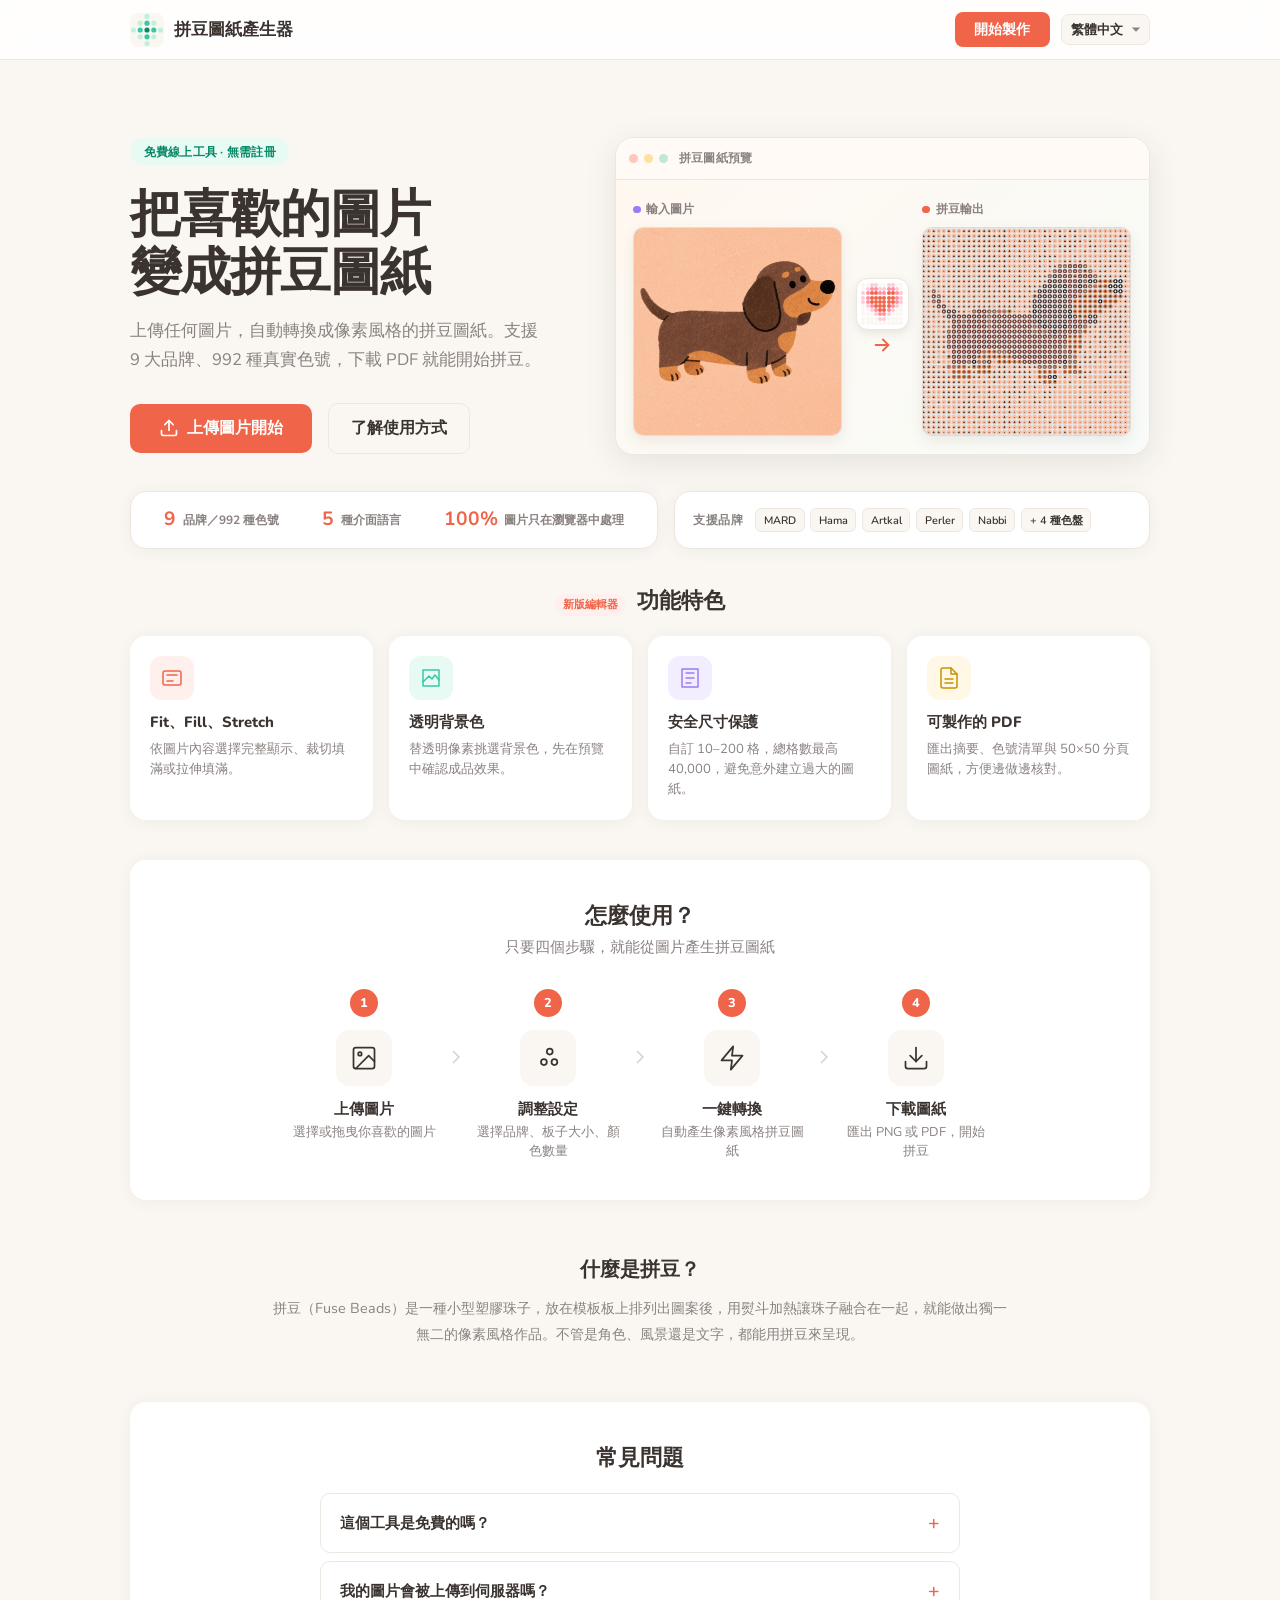
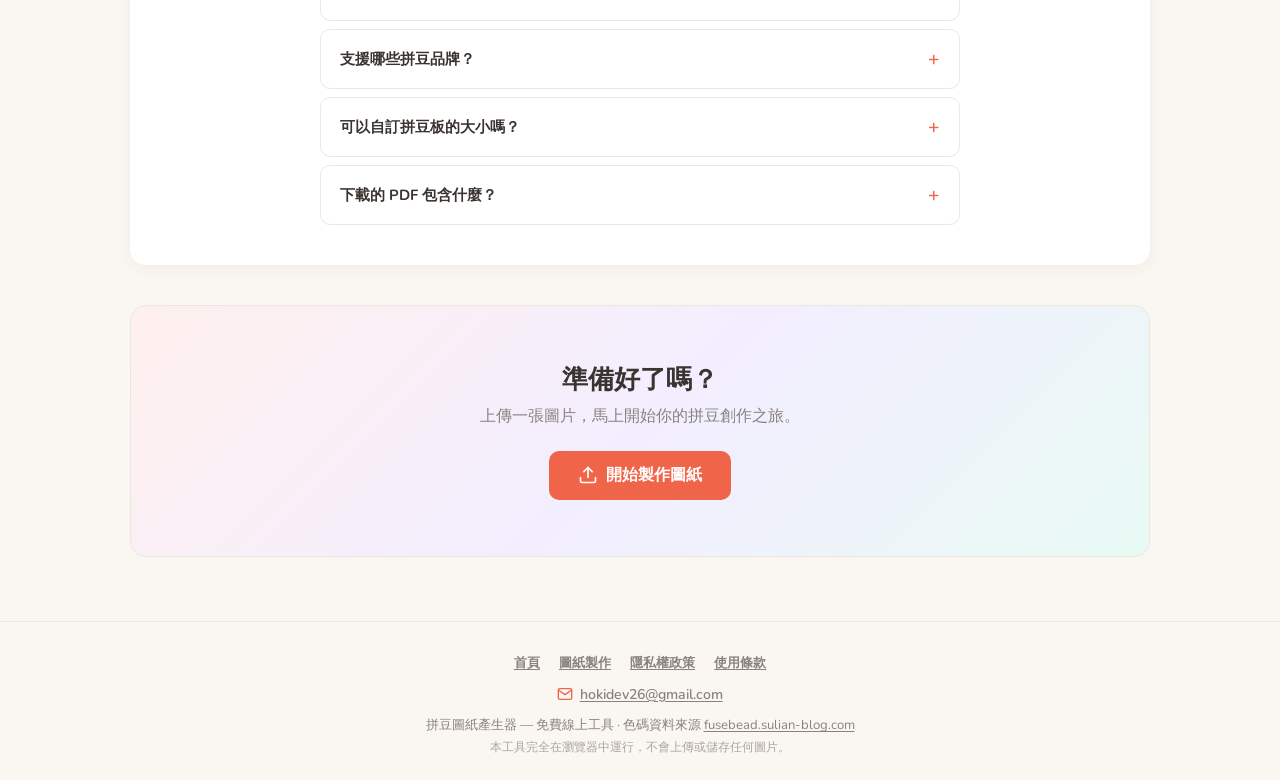
<file: index.html>
<!DOCTYPE html>
<html lang="zh-TW">
<head>
  <meta charset="UTF-8">
  <meta name="viewport" content="width=device-width, initial-scale=1.0">
  <title>拼豆圖紙產生器 - Bead Pattern Maker | 免費線上工具</title>
  <meta name="description" content="免費線上拼豆圖紙產生器，上傳圖片自動轉換成像素風格拼豆圖紙。支援 MARD、Hama、Artkal、Perler 等 9 大品牌共 992 種真實色號，下載 PDF 即可開始拼豆創作。">
  <meta name="keywords" content="拼豆,拼豆圖紙,fuse beads,bead pattern,pixel art,拼豆產生器,Perler,Hama,Artkal,MARD">
  <link rel="canonical" href="https://beads.dingdongxi.com/">

  <!-- Open Graph -->
  <meta property="og:type" content="website">
  <meta property="og:title" content="拼豆圖紙產生器 - Bead Pattern Maker">
  <meta property="og:description" content="上傳圖片，自動轉換成像素風格拼豆圖紙。支援 9 大品牌、992 種真實色號。免費、無需註冊。">
  <meta property="og:image" content="https://beads.dingdongxi.com/demo-beads.png">
  <meta property="og:url" content="https://beads.dingdongxi.com/">
  <meta property="og:locale" content="zh_TW">

  <!-- Twitter Card -->
  <meta name="twitter:card" content="summary_large_image">
  <meta name="twitter:title" content="拼豆圖紙產生器 - Bead Pattern Maker">
  <meta name="twitter:description" content="上傳圖片，自動轉換成像素風格拼豆圖紙。支援 9 大品牌、992 種真實色號。">
  <meta name="twitter:image" content="https://beads.dingdongxi.com/demo-beads.png">

  <!-- Preconnect for performance -->
  <link rel="preconnect" href="https://fonts.googleapis.com">
  <link rel="preconnect" href="https://fonts.gstatic.com" crossorigin>

  <link rel="icon" type="image/png" sizes="64x64" href="favicon.png">
  <link rel="icon" type="image/png" sizes="32x32" href="favicon-32.png">
  <link rel="apple-touch-icon" href="favicon.png">
  <link rel="stylesheet" href="style.css">
  <link rel="stylesheet" href="landing.css">
</head>
<body class="landing-page" data-page-title="pageTitleHome">
  <a href="#main-content" class="skip-link">跳到主要內容</a>

  <nav class="nav" role="navigation" data-i18n-aria-label="ariaMainNav">
    <div class="nav-inner">
      <a href="index.html" class="nav-logo">
        <canvas class="logo-canvas" width="34" height="34" aria-hidden="true"></canvas>
        <span data-i18n="navLogo">拼豆圖紙產生器</span>
      </a>
      <div class="nav-actions"><a href="editor.html" class="nav-cta" data-i18n="navCta">開始製作</a><div class="lang-mount" data-lang-mount></div></div>
    </div>
  </nav>

  <main class="landing-main" id="main-content">
    <section class="hero landing-v2-hero">
      <div class="hero-content">
        <div class="hero-badge" data-i18n="heroBadge">免費線上工具 · 無需註冊</div>
        <h1 data-i18n-html="heroTitle">把喜歡的圖片<br>變成拼豆圖紙</h1>
        <p class="hero-desc" data-i18n="heroDesc">上傳任何圖片，自動轉換成像素風格的拼豆圖紙。支援 9 大品牌、992 種真實色號，下載 PDF 就能開始拼豆。</p>
        <div class="hero-actions">
          <a href="editor.html" class="btn-hero">
            <svg width="20" height="20" viewBox="0 0 24 24" fill="none" stroke="currentColor" stroke-width="2" stroke-linecap="round" stroke-linejoin="round" aria-hidden="true"><path d="M21 15v4a2 2 0 0 1-2 2H5a2 2 0 0 1-2-2v-4"/><polyline points="17 8 12 3 7 8"/><line x1="12" y1="3" x2="12" y2="15"/></svg>
            <span data-i18n="heroBtn">上傳圖片開始</span>
          </a>
          <a href="#how-it-works" class="btn-ghost" data-i18n="heroGhost">了解使用方式</a>
        </div>
      </div>
      <div class="hero-visual">
        <section class="product-preview" data-i18n-aria-label="ariaProductPreview">
          <div class="preview-titlebar" aria-hidden="true"><span></span><span></span><span></span><b data-i18n="previewWindowTitle">拼豆圖紙預覽</b></div>
          <div class="preview-workspace" id="previewWorkspace">
            <figure class="preview-panel preview-input-panel">
              <figcaption><span class="preview-dot preview-dot-input"></span><span data-i18n="previewInput">輸入圖片</span></figcaption>
              <div class="preview-image-frame"><img id="sourcePreview" src="demo.jpg" data-i18n-alt="previewSourceAlt" alt="範例輸入圖片" loading="eager"></div>
            </figure>
            <div class="preview-transform" aria-hidden="true">
              <div class="bead-grid-demo" id="beadDemo" data-i18n-aria-label="ariaPatternAnimation"></div>
              <svg width="22" height="22" viewBox="0 0 24 24" fill="none" stroke="currentColor" stroke-width="2" stroke-linecap="round" stroke-linejoin="round"><path d="M5 12h14"/><path d="m13 6 6 6-6 6"/></svg>
            </div>
            <figure class="preview-panel preview-output-panel">
              <figcaption><span class="preview-dot preview-dot-output"></span><span data-i18n="previewOutput">拼豆輸出</span></figcaption>
              <div class="preview-image-frame preview-output-frame" id="outputPreviewFrame"><img id="patternPreview" src="demo-beads.png" data-i18n-alt="previewPatternAlt" alt="範例拼豆圖紙輸出" loading="eager"></div>
            </figure>
          </div>

        </section>
      </div>
    </section>

    <section class="trust-section fade-in" aria-label="Product facts" data-i18n-aria-label="ariaTrustFacts">
      <div class="trust-facts">
        <p><strong>9</strong><span data-i18n="trustBrands">品牌／992 種色號</span></p>
        <p><strong>5</strong><span data-i18n="trustLanguages">種介面語言</span></p>
        <p><strong>100%</strong><span data-i18n="trustPrivate">圖片只在瀏覽器中處理</span></p>
      </div>
      <div class="brands-strip">
        <p data-i18n="brandsLabel">支援品牌</p>
        <div class="brands-list" aria-label="Supported bead brands" data-i18n-aria-label="ariaBrandList">
          <span>MARD</span><span>Hama</span><span>Artkal</span><span>Perler</span><span>Nabbi</span><span data-i18n="brandsMore">+ 4 種色盤</span>
        </div>
      </div>
    </section>

    <section class="features-section editor-features fade-in">
      <div class="section-heading">
        <p class="section-kicker" data-i18n="featuresKicker">新版編輯器</p>
        <h2 data-i18n="featTitle">功能特色</h2>
      </div>
      <div class="features">
        <article class="feature-card">
          <div class="feature-icon" style="background:var(--accent-light);color:var(--accent)"><svg width="24" height="24" viewBox="0 0 24 24" fill="none" stroke="currentColor" stroke-width="1.5" stroke-linecap="round" stroke-linejoin="round" aria-hidden="true"><rect x="3" y="5" width="18" height="14" rx="2"/><path d="M7 9h10M7 15h6"/></svg></div>
          <h3 data-i18n="featureFitTitle">Fit、Fill、Stretch</h3>
          <p data-i18n="featureFitDesc">依圖片內容選擇完整顯示、裁切填滿或拉伸填滿。</p>
        </article>
        <article class="feature-card">
          <div class="feature-icon" style="background:var(--mint-light);color:var(--mint)"><svg width="24" height="24" viewBox="0 0 24 24" fill="none" stroke="currentColor" stroke-width="1.5" stroke-linecap="round" stroke-linejoin="round" aria-hidden="true"><path d="M4 4h16v16H4z"/><path d="M4 16 10 10l3 3 3-4 4 5"/></svg></div>
          <h3 data-i18n="featureBackgroundTitle">透明背景色</h3>
          <p data-i18n="featureBackgroundDesc">替透明像素挑選背景色，先在預覽中確認成品效果。</p>
        </article>
        <article class="feature-card">
          <div class="feature-icon" style="background:var(--purple-light);color:var(--purple)"><svg width="24" height="24" viewBox="0 0 24 24" fill="none" stroke="currentColor" stroke-width="1.5" stroke-linecap="round" stroke-linejoin="round" aria-hidden="true"><path d="M4 3h16v18H4z"/><path d="M8 7h8M8 12h8M8 17h5"/></svg></div>
          <h3 data-i18n="featureSafetyTitle">安全尺寸保護</h3>
          <p data-i18n="featureSafetyDesc">自訂 10–200 格，總格數最高 40,000，避免意外建立過大的圖紙。</p>
        </article>
        <article class="feature-card">
          <div class="feature-icon" style="background:var(--yellow-light);color:#c89200"><svg width="24" height="24" viewBox="0 0 24 24" fill="none" stroke="currentColor" stroke-width="1.5" stroke-linecap="round" stroke-linejoin="round" aria-hidden="true"><path d="M14 2H6a2 2 0 0 0-2 2v16a2 2 0 0 0 2 2h12a2 2 0 0 0 2-2V8z"/><polyline points="14 2 14 8 20 8"/><path d="M8 13h8M8 17h8"/></svg></div>
          <h3 data-i18n="featurePdfTitle">可製作的 PDF</h3>
          <p data-i18n="featurePdfDesc">匯出摘要、色號清單與 50×50 分頁圖紙，方便邊做邊核對。</p>
        </article>
      </div>
    </section>

    <section class="steps-section fade-in" id="how-it-works">
      <h2 data-i18n="stepsTitle">怎麼使用？</h2>
      <p class="section-desc" data-i18n="stepsDesc">只要四個步驟，就能從圖片產生拼豆圖紙</p>
      <div class="steps">
        <div class="step">
          <div class="step-num">1</div>
          <div class="step-icon-wrap"><svg width="28" height="28" viewBox="0 0 24 24" fill="none" stroke="currentColor" stroke-width="1.5" stroke-linecap="round" stroke-linejoin="round" aria-hidden="true"><rect x="3" y="3" width="18" height="18" rx="2" ry="2"/><circle cx="8.5" cy="8.5" r="1.5"/><polyline points="21 15 16 10 5 21"/></svg></div>
          <h4 data-i18n="step1">上傳圖片</h4>
          <p data-i18n="step1d">選擇或拖曳你喜歡的圖片</p>
        </div>
        <div class="step-arrow" aria-hidden="true"><svg width="24" height="24" viewBox="0 0 24 24" fill="none" stroke="var(--text-soft)" stroke-width="1.5"><polyline points="9 18 15 12 9 6"/></svg></div>
        <div class="step">
          <div class="step-num">2</div>
          <div class="step-icon-wrap"><svg width="28" height="28" viewBox="0 0 24 24" fill="none" stroke="currentColor" stroke-width="1.5" stroke-linecap="round" stroke-linejoin="round" aria-hidden="true"><circle cx="13.5" cy="6.5" r="2.5"/><circle cx="17.5" cy="15.5" r="2.5"/><circle cx="8.5" cy="15.5" r="2.5"/></svg></div>
          <h4 data-i18n="step2">調整設定</h4>
          <p data-i18n="step2d">選擇品牌、板子大小、顏色數量</p>
        </div>
        <div class="step-arrow" aria-hidden="true"><svg width="24" height="24" viewBox="0 0 24 24" fill="none" stroke="var(--text-soft)" stroke-width="1.5"><polyline points="9 18 15 12 9 6"/></svg></div>
        <div class="step">
          <div class="step-num">3</div>
          <div class="step-icon-wrap"><svg width="28" height="28" viewBox="0 0 24 24" fill="none" stroke="currentColor" stroke-width="1.5" stroke-linecap="round" stroke-linejoin="round" aria-hidden="true"><polygon points="13 2 3 14 12 14 11 22 21 10 12 10 13 2"/></svg></div>
          <h4 data-i18n="step3">一鍵轉換</h4>
          <p data-i18n="step3d">自動產生像素風格拼豆圖紙</p>
        </div>
        <div class="step-arrow" aria-hidden="true"><svg width="24" height="24" viewBox="0 0 24 24" fill="none" stroke="var(--text-soft)" stroke-width="1.5"><polyline points="9 18 15 12 9 6"/></svg></div>
        <div class="step">
          <div class="step-num">4</div>
          <div class="step-icon-wrap"><svg width="28" height="28" viewBox="0 0 24 24" fill="none" stroke="currentColor" stroke-width="1.5" stroke-linecap="round" stroke-linejoin="round" aria-hidden="true"><path d="M21 15v4a2 2 0 0 1-2 2H5a2 2 0 0 1-2-2v-4"/><polyline points="7 10 12 15 17 10"/><line x1="12" y1="15" x2="12" y2="3"/></svg></div>
          <h4 data-i18n="step4">下載圖紙</h4>
          <p data-i18n="step4d">匯出 PNG 或 PDF，開始拼豆</p>
        </div>
      </div>
    </section>

    <section class="intro-section intro-section-compact fade-in">
      <h2 data-i18n="introTitle">什麼是拼豆？</h2>
      <p data-i18n="introDesc">拼豆（Fuse Beads）是一種小型塑膠珠子，放在模板板上排列出圖案後，用熨斗加熱讓珠子融合在一起，就能做出獨一無二的像素風格作品。不管是角色、風景還是文字，都能用拼豆來呈現。</p>
    </section>

    <section class="faq-section fade-in">
      <h2 data-i18n="faqTitle">常見問題</h2>
      <div class="faq-list">
        <details class="faq-item">
          <summary data-i18n="faq1q">這個工具是免費的嗎？</summary>
          <p data-i18n="faq1a">是的，完全免費，無需註冊，也沒有使用次數限制。</p>
        </details>
        <details class="faq-item">
          <summary data-i18n="faq2q">我的圖片會被上傳到伺服器嗎？</summary>
          <p data-i18n="faq2a">不會。所有處理都在你的瀏覽器中完成，圖片不會離開你的裝置。</p>
        </details>
        <details class="faq-item">
          <summary data-i18n="faq3q">支援哪些拼豆品牌？</summary>
          <p data-i18n="faq3a">目前支援 MARD、Hama、Artkal S/R/C/A、Perler、Perler Mini、Nabbi 共 9 個品牌，992 種真實色號。</p>
        </details>
        <details class="faq-item">
          <summary data-i18n="faq4q">可以自訂拼豆板的大小嗎？</summary>
          <p data-i18n="faq4a">可以。可選擇 20×20、30×30、40×40、50×50、60×60，或設定 10–200 的自訂寬高（總格數最多 40,000）。</p>
        </details>
        <details class="faq-item">
          <summary data-i18n="faq5q">下載的 PDF 包含什麼？</summary>
          <p data-i18n="faq5a">PDF 包含完整的拼豆圖紙、顏色清單、各色號用量統計，方便你採購材料。</p>
        </details>
      </div>
    </section>

    <section class="cta-section fade-in">
      <div class="cta-card">
        <h2 data-i18n="ctaTitle">準備好了嗎？</h2>
        <p data-i18n="ctaDesc">上傳一張圖片，馬上開始你的拼豆創作之旅。</p>
        <a href="editor.html" class="btn-hero">
          <svg width="20" height="20" viewBox="0 0 24 24" fill="none" stroke="currentColor" stroke-width="2" stroke-linecap="round" stroke-linejoin="round" aria-hidden="true"><path d="M21 15v4a2 2 0 0 1-2 2H5a2 2 0 0 1-2-2v-4"/><polyline points="17 8 12 3 7 8"/><line x1="12" y1="3" x2="12" y2="15"/></svg>
          <span data-i18n="ctaBtn">開始製作圖紙</span>
        </a>
      </div>
    </section>
  </main>

  <a href="editor.html" class="mobile-cta" data-i18n="mobileCta">開始製作圖紙</a>

  <footer>
    <div class="footer-links">
      <a href="index.html" data-i18n="footerHome">首頁</a>
      <a href="editor.html" data-i18n="footerEditor">圖紙製作</a>
      <a href="privacy.html" data-i18n="footerPrivacy">隱私權政策</a>
      <a href="terms.html" data-i18n="footerTerms">使用條款</a>
    </div>
    <div class="footer-contact">
      <svg width="16" height="16" viewBox="0 0 24 24" fill="none" stroke="currentColor" stroke-width="2" stroke-linecap="round" stroke-linejoin="round" aria-hidden="true"><path d="M4 4h16c1.1 0 2 .9 2 2v12c0 1.1-.9 2-2 2H4c-1.1 0-2-.9-2-2V6c0-1.1.9-2 2-2z"/><polyline points="22,6 12,13 2,6"/></svg>
      <a href="mailto:hokidev26@gmail.com">hokidev26@gmail.com</a>
    </div>
    <p class="footer-copy"><span data-i18n="footer">拼豆圖紙產生器 — 免費線上工具 · 色碼資料來源</span> <a href="https://fusebead.sulian-blog.com" target="_blank" rel="noopener">fusebead.sulian-blog.com</a></p>
    <p class="footer-note" data-i18n="footerNote">本工具完全在瀏覽器中運行，不會上傳或儲存任何圖片。</p>
  </footer>

  <script src="i18n.js"></script>

  <!-- Structured Data -->
  <script type="application/ld+json">
  {
    "@context": "https://schema.org",
    "@type": "WebApplication",
    "name": "拼豆圖紙產生器 - Bead Pattern Maker",
    "description": "免費線上拼豆圖紙產生器，上傳圖片自動轉換成像素風格拼豆圖紙。",
    "url": "https://beads.dingdongxi.com/",
    "applicationCategory": "DesignApplication",
    "operatingSystem": "Web Browser",
    "offers": {
      "@type": "Offer",
      "price": "0",
      "priceCurrency": "TWD"
    }
  }
  </script>
  <script type="application/ld+json">
  {
    "@context": "https://schema.org",
    "@type": "FAQPage",
    "mainEntity": [
      {"@type": "Question", "name": "這個工具是免費的嗎？", "acceptedAnswer": {"@type": "Answer", "text": "是的，完全免費，無需註冊，也沒有使用次數限制。"}},
      {"@type": "Question", "name": "我的圖片會被上傳到伺服器嗎？", "acceptedAnswer": {"@type": "Answer", "text": "不會。所有處理都在你的瀏覽器中完成，圖片不會離開你的裝置。"}},
      {"@type": "Question", "name": "支援哪些拼豆品牌？", "acceptedAnswer": {"@type": "Answer", "text": "目前支援 MARD、Hama、Artkal S/R/C/A、Perler、Perler Mini、Nabbi 共 9 個品牌，992 種真實色號。"}},
      {"@type": "Question", "name": "可以自訂拼豆板的大小嗎？", "acceptedAnswer": {"@type": "Answer", "text": "可以。可選擇 20×20、30×30、40×40、50×50、60×60，或設定 10–200 的自訂寬高（總格數最多 40,000）。"}},
      {"@type": "Question", "name": "下載的 PDF 包含什麼？", "acceptedAnswer": {"@type": "Answer", "text": "PDF 包含完整的拼豆圖紙、顏色清單、各色號用量統計，方便你採購材料。"}}
    ]
  }
  </script>

  <script>
  (function() {
    var reducedMotion = window.matchMedia && window.matchMedia('(prefers-reduced-motion: reduce)').matches;
    document.querySelectorAll('a[href^="#"]').forEach(function(a) {
      a.addEventListener('click', function(e) {
        var target = document.querySelector(this.getAttribute('href'));
        if (target) {
          e.preventDefault();
          target.scrollIntoView({ behavior: reducedMotion ? 'auto' : 'smooth', block: 'start' });
        }
      });
    });

    var demo = document.getElementById('beadDemo');
    if (demo) {
      var size = 10;
      var heart = [[0,0,1,1,0,0,1,1,0,0],[0,1,2,2,1,1,2,2,1,0],[1,2,3,3,2,2,3,3,2,1],[1,2,3,3,3,3,3,3,2,1],[1,2,3,3,3,3,3,3,2,1],[0,1,2,3,3,3,3,2,1,0],[0,0,1,2,3,3,2,1,0,0],[0,0,0,1,2,2,1,0,0,0],[0,0,0,0,1,1,0,0,0,0],[0,0,0,0,0,0,0,0,0,0]];
      var star = [[0,0,0,0,1,1,0,0,0,0],[0,0,0,1,2,2,1,0,0,0],[0,0,1,2,3,3,2,1,0,0],[1,1,2,3,3,3,3,2,1,1],[0,1,2,3,3,3,3,2,1,0],[0,0,1,3,3,3,3,1,0,0],[0,1,2,3,2,2,3,2,1,0],[1,2,3,2,1,1,2,3,2,1],[0,2,1,0,0,0,0,1,2,0],[0,1,0,0,0,0,0,0,1,0]];
      var patterns = [heart, star];
      var palettes = [['#faf7f2','#ffccd5','#ff8fa3','#f06449'],['#faf7f2','#c1f0db','#36c9a7','#0a8967'],['#faf7f2','#d5c4f7','#9b7bf7','#6a3fd4'],['#faf7f2','#ffe5a0','#ffc53d','#e6a200']];
      var idx = 0;
      window._beadDemoIdx = 0;
      function render() {
        var pal = palettes[idx % palettes.length], pat = patterns[idx % patterns.length];
        demo.replaceChildren();
        demo.style.display = 'grid';
        demo.style.gridTemplateColumns = 'repeat(' + size + ', 1fr)';
        for (var y = 0; y < size; y++) for (var x = 0; x < size; x++) {
          var b = document.createElement('div');
          b.className = 'demo-bead';
          b.style.background = pal[pat[y][x]];
          b.style.animationDelay = reducedMotion ? '0s' : ((y + x) * 0.035) + 's';
          demo.appendChild(b);
        }
        idx++;
        window._beadDemoIdx = idx;
      }
      render();
      if (!reducedMotion) window.setInterval(render, 3500);
    }

    if ('IntersectionObserver' in window && !reducedMotion) {
      var observer = new IntersectionObserver(function(entries) {
        entries.forEach(function(entry) {
          if (entry.isIntersecting) {
            entry.target.classList.add('is-visible');
            observer.unobserve(entry.target);
          }
        });
      }, { threshold: 0.1, rootMargin: '0px 0px -40px 0px' });
      document.querySelectorAll('.fade-in').forEach(function(el) { observer.observe(el); });
    } else {
      document.querySelectorAll('.fade-in').forEach(function(el) { el.classList.add('is-visible'); });
    }
  })();
  </script>
</body>
</html>
</file>
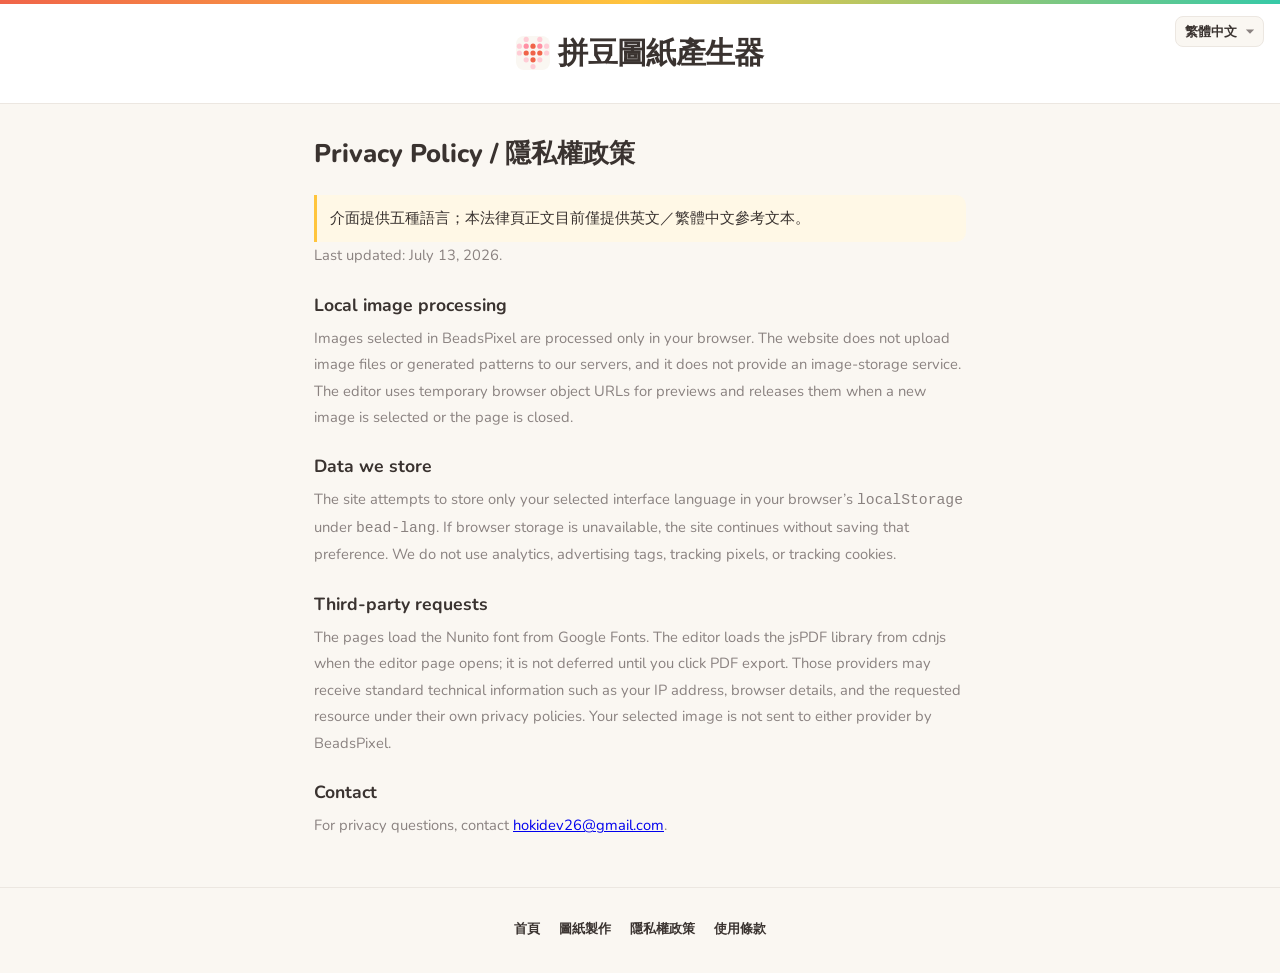
<file: privacy.html>
<!DOCTYPE html>
<html lang="zh-TW">
<head>
  <meta charset="UTF-8">
  <meta name="viewport" content="width=device-width, initial-scale=1.0">
  <title>隱私權政策 - Privacy Policy</title>
  <link rel="icon" type="image/png" sizes="64x64" href="favicon.png">
  <link rel="icon" type="image/png" sizes="32x32" href="favicon-32.png">
  <link rel="apple-touch-icon" href="favicon.png">
  <link rel="stylesheet" href="style.css">
</head>
<body data-page-title="pageTitlePrivacy">
  <header>
    <div class="header-brand"><a href="index.html" class="header-home"><canvas class="logo-canvas" width="34" height="34" aria-hidden="true"></canvas><h1 data-i18n="editorTitle">拼豆圖紙產生器</h1></a></div>
    <div class="lang-mount" data-lang-mount></div>
  </header>
  <main class="page-content">
    <h2>Privacy Policy / 隱私權政策</h2>
    <p class="legal-language-note" data-i18n="legalLanguageNote">The interface is available in five languages. This legal-page body is currently provided as English / Traditional Chinese reference text.</p>
    <p>Last updated: July 13, 2026.</p>
    <h3>Local image processing</h3>
    <p>Images selected in BeadsPixel are processed only in your browser. The website does not upload image files or generated patterns to our servers, and it does not provide an image-storage service. The editor uses temporary browser object URLs for previews and releases them when a new image is selected or the page is closed.</p>
    <h3>Data we store</h3>
    <p>The site attempts to store only your selected interface language in your browser’s <code>localStorage</code> under <code>bead-lang</code>. If browser storage is unavailable, the site continues without saving that preference. We do not use analytics, advertising tags, tracking pixels, or tracking cookies.</p>
    <h3>Third-party requests</h3>
    <p>The pages load the Nunito font from Google Fonts. The editor loads the jsPDF library from cdnjs when the editor page opens; it is not deferred until you click PDF export. Those providers may receive standard technical information such as your IP address, browser details, and the requested resource under their own privacy policies. Your selected image is not sent to either provider by BeadsPixel.</p>
    <h3>Contact</h3>
    <p>For privacy questions, contact <a href="mailto:hokidev26@gmail.com">hokidev26@gmail.com</a>.</p>
  </main>
  <footer><div class="footer-links"><a href="index.html" data-i18n="footerHome">首頁</a><a href="editor.html" data-i18n="footerEditor">圖紙製作</a><a href="privacy.html" data-i18n="footerPrivacy">隱私權政策</a><a href="terms.html" data-i18n="footerTerms">使用條款</a></div></footer>
  <script src="i18n.js"></script>
</body>
</html>
</file>
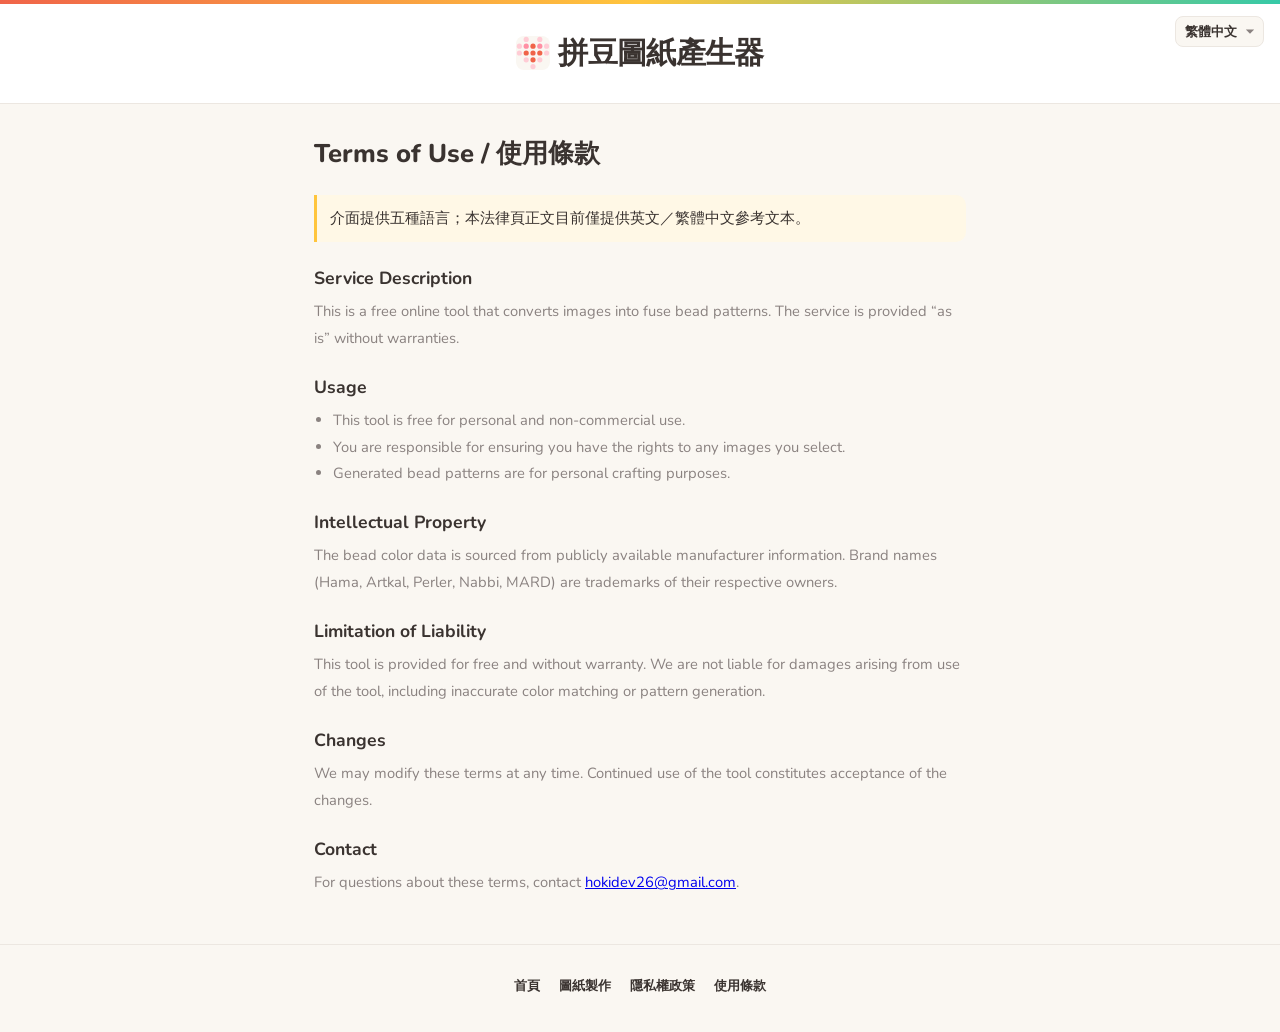
<file: terms.html>
<!DOCTYPE html>
<html lang="zh-TW">
<head>
  <meta charset="UTF-8">
  <meta name="viewport" content="width=device-width, initial-scale=1.0">
  <title>使用條款 - Terms of Use</title>
  <link rel="icon" type="image/png" sizes="64x64" href="favicon.png">
  <link rel="icon" type="image/png" sizes="32x32" href="favicon-32.png">
  <link rel="apple-touch-icon" href="favicon.png">
  <link rel="stylesheet" href="style.css">
</head>
<body data-page-title="pageTitleTerms">
  <header>
    <div class="header-brand"><a href="index.html" class="header-home"><canvas class="logo-canvas" width="34" height="34" aria-hidden="true"></canvas><h1 data-i18n="editorTitle">拼豆圖紙產生器</h1></a></div>
    <div class="lang-mount" data-lang-mount></div>
  </header>
  <main class="page-content">
    <h2>Terms of Use / 使用條款</h2>
    <p class="legal-language-note" data-i18n="legalLanguageNote">The interface is available in five languages. This legal-page body is currently provided as English / Traditional Chinese reference text.</p>
    <h3>Service Description</h3><p>This is a free online tool that converts images into fuse bead patterns. The service is provided “as is” without warranties.</p>
    <h3>Usage</h3><ul><li>This tool is free for personal and non-commercial use.</li><li>You are responsible for ensuring you have the rights to any images you select.</li><li>Generated bead patterns are for personal crafting purposes.</li></ul>
    <h3>Intellectual Property</h3><p>The bead color data is sourced from publicly available manufacturer information. Brand names (Hama, Artkal, Perler, Nabbi, MARD) are trademarks of their respective owners.</p>
    <h3>Limitation of Liability</h3><p>This tool is provided for free and without warranty. We are not liable for damages arising from use of the tool, including inaccurate color matching or pattern generation.</p>
    <h3>Changes</h3><p>We may modify these terms at any time. Continued use of the tool constitutes acceptance of the changes.</p>
    <h3>Contact</h3><p>For questions about these terms, contact <a href="mailto:hokidev26@gmail.com">hokidev26@gmail.com</a>.</p>
  </main>
  <footer><div class="footer-links"><a href="index.html" data-i18n="footerHome">首頁</a><a href="editor.html" data-i18n="footerEditor">圖紙製作</a><a href="privacy.html" data-i18n="footerPrivacy">隱私權政策</a><a href="terms.html" data-i18n="footerTerms">使用條款</a></div></footer>
  <script src="i18n.js"></script>
</body>
</html>
</file>
<file: style.css>
@import url('https://fonts.googleapis.com/css2?family=Nunito:wght@400;600;700;800&display=swap');

:root {
  --bg: #faf7f2;
  --card: #ffffff;
  --text: #3a3330;
  --text-soft: #8a8280;
  --accent: #f06449;
  --accent-hover: #d9533b;
  --accent-light: #fff0ed;
  --mint: #36c9a7;
  --mint-light: #e8faf4;
  --purple: #9b7bf7;
  --purple-light: #f3eeff;
  --yellow: #ffc53d;
  --yellow-light: #fff8e6;
  --border: #ece7e1;
  --shadow: 0 2px 16px rgba(60,50,40,0.06);
  --shadow-lg: 0 8px 32px rgba(60,50,40,0.10);
  --radius: 16px;
  --radius-sm: 10px;
}

* { margin: 0; padding: 0; box-sizing: border-box; }

body {
  font-family: 'Nunito', -apple-system, BlinkMacSystemFont, sans-serif;
  background: var(--bg);
  color: var(--text);
  min-height: 100vh;
  -webkit-font-smoothing: antialiased;
}

/* ===== Header ===== */
header {
  background: var(--card);
  border-bottom: 1px solid var(--border);
  text-align: center;
  padding: 2rem 1rem 1.8rem;
  position: relative;
  overflow: hidden;
}

header::before {
  content: '';
  position: absolute;
  top: 0; left: 0; right: 0;
  height: 4px;
  background: linear-gradient(90deg, var(--accent), var(--yellow), var(--mint), var(--purple), var(--accent));
  background-size: 200% 100%;
  animation: shimmer 4s linear infinite;
}

@keyframes shimmer {
  0% { background-position: 200% 0; }
  100% { background-position: -200% 0; }
}

header h1 {
  font-size: 1.9rem;
  font-weight: 800;
  color: var(--text);
  letter-spacing: -0.02em;
}

.subtitle {
  color: var(--text-soft);
  font-size: 0.95rem;
  margin-top: 0.3rem;
  font-weight: 400;
}

/* ===== Layout ===== */
main {
  max-width: 960px;
  margin: 0 auto;
  padding: 2rem 1.2rem;
}

.controls {
  display: grid;
  grid-template-columns: 1fr 1fr;
  gap: 1.5rem;
  margin-bottom: 2rem;
}

@media (max-width: 700px) {
  .controls { grid-template-columns: 1fr; }
}

/* ===== Upload Area ===== */
.upload-area {
  border: 2.5px dashed var(--border);
  border-radius: var(--radius);
  padding: 2rem;
  text-align: center;
  cursor: pointer;
  transition: all 0.25s ease;
  background: var(--card);
  display: flex;
  align-items: center;
  justify-content: center;
  min-height: 300px;
  position: relative;
  box-shadow: var(--shadow);
}

.upload-area:hover {
  border-color: var(--accent);
  background: var(--accent-light);
  transform: translateY(-2px);
  box-shadow: var(--shadow-lg);
}

.upload-area.dragover {
  border-color: var(--mint);
  background: var(--mint-light);
  transform: scale(1.01);
}

.upload-placeholder { pointer-events: none; }

.upload-icon {
  font-size: 3.2rem;
  display: block;
  margin-bottom: 0.6rem;
  filter: grayscale(0.2);
}

.upload-placeholder p {
  font-weight: 600;
  font-size: 1rem;
  color: var(--text);
}

.hint {
  font-size: 0.82rem;
  color: var(--text-soft);
  margin-top: 0.25rem;
  font-weight: 400;
}

.preview-img {
  max-width: 100%;
  max-height: 280px;
  border-radius: var(--radius-sm);
  object-fit: contain;
}

/* ===== Settings Panel ===== */
.settings {
  background: var(--card);
  border-radius: var(--radius);
  padding: 1.6rem;
  box-shadow: var(--shadow);
  display: flex;
  flex-direction: column;
  gap: 0.2rem;
}

.setting-group {
  margin-bottom: 0.85rem;
}

.setting-group label {
  display: block;
  font-weight: 600;
  margin-bottom: 0.35rem;
  font-size: 0.88rem;
  color: var(--text);
}

.setting-group select,
.setting-group input[type="number"] {
  width: 100%;
  padding: 0.55rem 0.7rem;
  border: 1.5px solid var(--border);
  border-radius: var(--radius-sm);
  font-size: 0.9rem;
  font-family: inherit;
  background: var(--bg);
  color: var(--text);
  transition: border-color 0.2s, box-shadow 0.2s;
  appearance: none;
  -webkit-appearance: none;
}

.setting-group select {
  background-image: url("data:image/svg+xml,%3Csvg xmlns='http://www.w3.org/2000/svg' width='12' height='12' viewBox='0 0 12 12'%3E%3Cpath fill='%238a8280' d='M6 8L1 3h10z'/%3E%3C/svg%3E");
  background-repeat: no-repeat;
  background-position: right 0.7rem center;
  padding-right: 2rem;
}

.setting-group select:focus,
.setting-group input[type="number"]:focus {
  outline: none;
  border-color: var(--accent);
  box-shadow: 0 0 0 3px var(--accent-light);
}

/* Range slider */
.setting-group input[type="range"] {
  width: 100%;
  height: 6px;
  -webkit-appearance: none;
  appearance: none;
  background: var(--border);
  border-radius: 3px;
  outline: none;
}

.setting-group input[type="range"]::-webkit-slider-thumb {
  -webkit-appearance: none;
  width: 20px;
  height: 20px;
  border-radius: 50%;
  background: var(--accent);
  cursor: pointer;
  border: 3px solid var(--card);
  box-shadow: 0 1px 4px rgba(0,0,0,0.15);
  transition: transform 0.15s;
}

.setting-group input[type="range"]::-webkit-slider-thumb:hover {
  transform: scale(1.15);
}

/* Checkbox */
.setting-group input[type="checkbox"] {
  margin-right: 0.5rem;
  vertical-align: middle;
  width: 16px;
  height: 16px;
  accent-color: var(--accent);
}

.setting-group label:has(input[type="checkbox"]) {
  display: flex;
  align-items: center;
  cursor: pointer;
  font-weight: 500;
  font-size: 0.88rem;
  padding: 0.2rem 0;
}

/* ===== Advanced Toggle ===== */
.advanced-toggle {
  margin-top: 0.3rem;
  border: 1px solid var(--border);
  border-radius: var(--radius-sm);
  padding: 0.6rem 0.8rem;
  background: var(--bg);
}

.advanced-toggle summary {
  font-weight: 600;
  font-size: 0.88rem;
  color: var(--accent);
  cursor: pointer;
  user-select: none;
  list-style: none;
  display: flex;
  align-items: center;
  gap: 0.4rem;
}

.advanced-toggle summary::-webkit-details-marker { display: none; }

.advanced-toggle summary::before {
  content: '▸';
  display: inline-block;
  transition: transform 0.2s;
  font-size: 0.8rem;
}

.advanced-toggle[open] summary::before {
  transform: rotate(90deg);
}

.advanced-toggle .setting-group {
  margin-top: 0.6rem;
}

/* ===== Primary Button ===== */
.btn-primary {
  width: 100%;
  padding: 0.85rem;
  background: var(--accent);
  color: white;
  border: none;
  border-radius: var(--radius-sm);
  font-size: 1.05rem;
  font-weight: 700;
  font-family: inherit;
  cursor: pointer;
  margin-top: 0.6rem;
  transition: all 0.2s ease;
  letter-spacing: 0.01em;
}

.btn-primary:hover:not(:disabled) {
  background: var(--accent-hover);
  transform: translateY(-1px);
  box-shadow: 0 4px 12px rgba(240,100,73,0.3);
}

.btn-primary:active:not(:disabled) {
  transform: translateY(0);
}

.btn-primary:disabled {
  opacity: 0.4;
  cursor: not-allowed;
}

/* ===== Result Section ===== */
.result {
  background: var(--card);
  border-radius: var(--radius);
  padding: 1.6rem;
  box-shadow: var(--shadow);
}

.result h2 {
  margin-bottom: 1rem;
  color: var(--text);
  font-size: 1.3rem;
  font-weight: 700;
}

.result-toolbar {
  display: flex;
  gap: 0.5rem;
  margin-bottom: 1rem;
  flex-wrap: wrap;
}

.btn-small {
  padding: 0.45rem 0.9rem;
  border: 1.5px solid var(--border);
  border-radius: var(--radius-sm);
  background: var(--card);
  cursor: pointer;
  font-size: 0.85rem;
  font-family: inherit;
  font-weight: 600;
  color: var(--text);
  transition: all 0.2s;
}

.btn-small:hover {
  border-color: var(--accent);
  color: var(--accent);
  background: var(--accent-light);
}

.canvas-wrapper {
  overflow: auto;
  max-height: 70vh;
  border: 1.5px solid var(--border);
  border-radius: var(--radius-sm);
  margin-bottom: 1rem;
  background: #f5f3ef;
}

#beadCanvas { display: block; }

/* ===== Color Legend ===== */
.color-legend {
  margin-top: 1.5rem;
}

.color-legend h3 {
  margin-bottom: 0.8rem;
  color: var(--text);
  font-size: 1rem;
  font-weight: 700;
}

#legendItems {
  display: flex;
  flex-wrap: wrap;
  gap: 0.5rem;
}

.legend-item {
  display: flex;
  align-items: center;
  gap: 0.4rem;
  background: var(--bg);
  padding: 0.35rem 0.65rem;
  border-radius: 8px;
  font-size: 0.82rem;
  border: 1px solid var(--border);
  font-weight: 500;
}

.legend-swatch {
  width: 16px;
  height: 16px;
  border-radius: 4px;
  border: 1px solid rgba(0,0,0,0.1);
  flex-shrink: 0;
}

.legend-symbol {
  font-weight: 700;
  font-size: 0.8rem;
  color: var(--text);
}

/* ===== Bead Count ===== */
.bead-count {
  margin-top: 1rem;
  padding: 1rem 1.2rem;
  background: var(--yellow-light);
  border-radius: var(--radius-sm);
  font-size: 0.9rem;
  font-weight: 500;
  border: 1px solid #f5e6b8;
  color: #7a6520;
}

/* ===== Buy Section ===== */
.buy-section {
  margin-top: 1.2rem;
  text-align: center;
}

.btn-buy {
  display: inline-flex;
  align-items: center;
  gap: 0.5rem;
  padding: 0.8rem 2rem;
  background: var(--mint);
  color: white;
  border: none;
  border-radius: var(--radius-sm);
  font-size: 1.05rem;
  font-weight: 700;
  font-family: inherit;
  text-decoration: none;
  cursor: pointer;
  transition: all 0.2s ease;
}

.btn-buy:hover {
  background: #2ab893;
  transform: translateY(-1px);
  box-shadow: 0 4px 12px rgba(54,201,167,0.3);
}

.buy-hint {
  margin-top: 0.5rem;
  font-size: 0.8rem;
  color: var(--text-soft);
}

/* ===== Footer ===== */
footer {
  text-align: center;
  padding: 2rem 1rem 1.5rem;
  color: var(--text-soft);
  font-size: 0.82rem;
  border-top: 1px solid var(--border);
  margin-top: 1rem;
}

.footer-links {
  display: flex;
  justify-content: center;
  flex-wrap: wrap;
  gap: 0.4rem 1.2rem;
  margin-bottom: 0.8rem;
}

.footer-links a {
  color: var(--text);
  text-decoration: none;
  font-weight: 600;
  font-size: 0.82rem;
  transition: color 0.2s;
}

.footer-links a:hover {
  color: var(--accent);
}

.footer-copy {
  margin-bottom: 0.3rem;
}

.footer-contact {
  display: flex;
  align-items: center;
  justify-content: center;
  gap: 0.4rem;
  margin-bottom: 0.8rem;
  font-size: 0.88rem;
  font-weight: 600;
}

.footer-contact svg {
  color: var(--accent);
  flex-shrink: 0;
}

.footer-contact a {
  color: var(--text);
  text-decoration: none;
  transition: color 0.2s;
}

.footer-contact a:hover {
  color: var(--accent);
}

.footer-copy a {
  color: var(--text-soft);
  text-decoration: underline;
  text-underline-offset: 2px;
}

.footer-copy a:hover {
  color: var(--accent);
}

.footer-note {
  color: var(--text-soft);
  font-size: 0.75rem;
  opacity: 0.7;
  margin-top: 0.3rem;
}

/* ===== Scrollbar ===== */
.canvas-wrapper::-webkit-scrollbar {
  width: 8px;
  height: 8px;
}

.canvas-wrapper::-webkit-scrollbar-track {
  background: transparent;
}

.canvas-wrapper::-webkit-scrollbar-thumb {
  background: #d5cfc8;
  border-radius: 4px;
}

.canvas-wrapper::-webkit-scrollbar-thumb:hover {
  background: #b8b0a6;
}

/* ===== Language Selector ===== */
.lang-select {
  padding: 0.35rem 0.6rem;
  border: 1.5px solid var(--border);
  border-radius: 8px;
  font-size: 0.8rem;
  font-family: inherit;
  font-weight: 600;
  background: var(--bg);
  color: var(--text);
  cursor: pointer;
  appearance: none;
  -webkit-appearance: none;
  background-image: url("data:image/svg+xml,%3Csvg xmlns='http://www.w3.org/2000/svg' width='10' height='10' viewBox='0 0 12 12'%3E%3Cpath fill='%238a8280' d='M6 8L1 3h10z'/%3E%3C/svg%3E");
  background-repeat: no-repeat;
  background-position: right 0.5rem center;
  padding-right: 1.6rem;
  transition: border-color 0.2s;
}

.lang-select:hover {
  border-color: var(--accent);
}

.lang-select:focus {
  outline: none;
  border-color: var(--accent);
  box-shadow: 0 0 0 3px var(--accent-light);
}

.lang-wrap {
  display: flex;
  align-items: center;
  margin-left: 0.8rem;
}

.lang-wrap-header {
  position: absolute;
  top: 1rem;
  right: 1rem;
}

/* ===== Logo Canvas ===== */
.logo-canvas {
  width: 34px;
  height: 34px;
  border-radius: 8px;
  flex-shrink: 0;
  vertical-align: middle;
}

/* ===== Accessibility, status and resilient editor states ===== */
html { overflow-x: hidden; }
body { overflow-x: hidden; }
[hidden] { display: none !important; }
.visually-hidden { position: absolute !important; width: 1px; height: 1px; padding: 0; margin: -1px; overflow: hidden; clip: rect(0, 0, 0, 0); white-space: nowrap; border: 0; }
:focus-visible { outline: 3px solid var(--accent); outline-offset: 3px; }
.header-brand { display: flex; justify-content: center; }
.header-home { display: flex; align-items: center; gap: .5rem; color: inherit; text-decoration: none; min-width: 0; }
.header-home h1 { overflow-wrap: anywhere; }
header > .lang-mount { position: absolute; top: 1rem; right: 1rem; }
.nav-actions { display: flex; align-items: center; gap: .7rem; flex-shrink: 0; }
.lang-mount { display: flex; align-items: center; }
.upload-column { min-width: 0; }
.upload-area.is-loading { cursor: progress; }
.upload-loading { position: absolute; inset: 0; display: flex; flex-direction: column; align-items: center; justify-content: center; gap: .6rem; background: rgba(255,255,255,.84); border-radius: inherit; color: var(--text); font-weight: 700; }
.loading-spinner { width: 2rem; height: 2rem; border: 3px solid var(--accent-light); border-top-color: var(--accent); border-radius: 50%; animation: spin .75s linear infinite; }
@keyframes spin { to { transform: rotate(360deg); } }
.status-message { min-height: 1.25rem; margin-top: .55rem; color: #367c6a; font-size: .84rem; line-height: 1.45; }
.status-message.is-error, .error-message { color: #af3d2d; background: #fff1ef; border-radius: 8px; padding: .5rem .65rem; }
.custom-size-fields { display: grid; grid-template-columns: 1fr 1fr; gap: .7rem; }
.setting-group input[type="color"] { width: 100%; height: 2.55rem; padding: .2rem; border: 1.5px solid var(--border); border-radius: var(--radius-sm); background: var(--bg); cursor: pointer; }
.result.is-stale { outline: 2px solid #f4ca6b; outline-offset: -2px; }
.btn-small:disabled { cursor: not-allowed; opacity: .5; }
.canvas-wrapper { max-width: 100%; }
#beadCanvas:focus-visible { outline-offset: -3px; }
.page-content { max-width: 700px; margin: 0 auto; padding: 2rem 1.5rem; overflow-wrap: anywhere; }
.page-content h2 { font-size: 1.6rem; font-weight: 800; margin-bottom: 1.5rem; }
.page-content h3 { font-size: 1.1rem; font-weight: 700; margin: 1.5rem 0 .5rem; }
.page-content p, .page-content li { color: var(--text-soft); line-height: 1.8; font-size: .92rem; }
.page-content .legal-language-note { padding: .65rem .8rem; border-left: 3px solid var(--yellow); border-radius: 0 var(--radius-sm) var(--radius-sm) 0; background: var(--yellow-light); color: var(--text); }
.page-content ul { padding-left: 1.2rem; margin: .5rem 0; }
@media (max-width: 700px) {
  header { padding: 1.35rem 4.6rem 1.25rem 1rem; }
  .header-brand { justify-content: flex-start; text-align: left; }
  header h1, .header-home h1 { font-size: 1.3rem !important; }
  .custom-size-fields { grid-template-columns: 1fr; }
  main { padding: 1.25rem .8rem; }
  .settings, .result { padding: 1rem; }
  .upload-area { min-height: 230px; padding: 1rem; }
  .page-content { padding: 1.5rem 1rem; }
}
@media (prefers-reduced-motion: reduce) {
  *, *::before, *::after { animation-duration: .01ms !important; animation-iteration-count: 1 !important; scroll-behavior: auto !important; transition-duration: .01ms !important; }
}
</file>
<file: landing.css>
/* ===== Landing Page ===== */

/* Skip Link */
.skip-link {
  position: absolute;
  top: -100%;
  left: 1rem;
  padding: 0.6rem 1.2rem;
  background: var(--accent);
  color: #fff;
  border-radius: 0 0 8px 8px;
  font-weight: 700;
  font-size: 0.88rem;
  text-decoration: none;
  z-index: 200;
  transition: top 0.2s;
}

.skip-link:focus {
  top: 0;
}

/* Navbar */
.nav {
  position: sticky;
  top: 0;
  z-index: 100;
  background: rgba(255,255,255,0.85);
  backdrop-filter: blur(12px);
  -webkit-backdrop-filter: blur(12px);
  border-bottom: 1px solid var(--border);
}

.nav-inner {
  max-width: 1100px;
  margin: 0 auto;
  padding: 0.75rem 2.5rem;
  display: flex;
  align-items: center;
  justify-content: space-between;
}

.nav-logo {
  display: flex;
  align-items: center;
  gap: 0.6rem;
  text-decoration: none;
  color: var(--text);
  font-weight: 700;
  font-size: 1.05rem;
  cursor: pointer;
}

.nav-logo:hover { opacity: 0.8; }

.nav-cta {
  padding: 0.5rem 1.2rem;
  background: var(--accent);
  color: #fff;
  border-radius: 8px;
  text-decoration: none;
  font-weight: 700;
  font-size: 0.88rem;
  cursor: pointer;
  transition: background 0.2s, box-shadow 0.2s;
}

.nav-cta:hover {
  background: var(--accent-hover);
  box-shadow: 0 4px 12px rgba(240,100,73,0.25);
}

/* Hide default header on landing */
.landing-page > header { display: none; }

.landing-main {
  max-width: 1100px;
  margin: 0 auto;
  padding: 0 2.5rem 2rem;
}

/* ===== Hero ===== */
.hero {
  display: flex;
  align-items: center;
  gap: 3rem;
  padding: 4rem 0 3rem;
}

.hero-content { flex: 1; }

.hero-badge {
  display: inline-block;
  padding: 0.3rem 0.85rem;
  background: var(--mint-light);
  color: #0a8967;
  border-radius: 20px;
  font-size: 0.78rem;
  font-weight: 700;
  margin-bottom: 1.2rem;
  letter-spacing: 0.02em;
}

.hero h1 {
  font-size: 2.4rem;
  font-weight: 800;
  line-height: 1.25;
  color: var(--text);
  margin-bottom: 1rem;
  letter-spacing: -0.02em;
}

.hero-desc {
  color: var(--text-soft);
  font-size: 1.02rem;
  line-height: 1.7;
  margin-bottom: 1.8rem;
  max-width: 420px;
}

.hero-actions {
  display: flex;
  align-items: center;
  gap: 1rem;
  flex-wrap: wrap;
}

.btn-hero {
  display: inline-flex;
  align-items: center;
  gap: 0.5rem;
  padding: 0.85rem 1.8rem;
  background: var(--accent);
  color: #fff;
  border: none;
  border-radius: var(--radius-sm);
  font-size: 1rem;
  font-weight: 700;
  font-family: inherit;
  text-decoration: none;
  cursor: pointer;
  transition: background 0.2s, box-shadow 0.2s;
}

.btn-hero:hover {
  background: var(--accent-hover);
  box-shadow: 0 6px 20px rgba(240,100,73,0.3);
}

.btn-ghost {
  display: inline-flex;
  align-items: center;
  padding: 0.85rem 1.4rem;
  background: transparent;
  color: var(--text);
  border: 1.5px solid var(--border);
  border-radius: var(--radius-sm);
  font-size: 1rem;
  font-weight: 600;
  font-family: inherit;
  text-decoration: none;
  cursor: pointer;
  transition: border-color 0.2s, color 0.2s;
}

.btn-ghost:hover {
  border-color: var(--accent);
  color: var(--accent);
}

/* Hero Stats */
.hero-stats {
  display: flex;
  gap: 1.5rem;
  margin-top: 2rem;
  padding-top: 1.5rem;
  border-top: 1px solid var(--border);
}

.hero-stat {
  display: flex;
  flex-direction: column;
  gap: 0.15rem;
}

.hero-stat-num {
  font-size: 1.5rem;
  font-weight: 800;
  color: var(--accent);
  letter-spacing: -0.02em;
  line-height: 1;
}

.hero-stat-label {
  font-size: 0.78rem;
  color: var(--text-soft);
  font-weight: 600;
}

.hero-visual {
  flex-shrink: 0;
  position: relative;
}

.bead-grid-demo {
  width: 240px;
  height: 240px;
  padding: 18px;
  background: var(--card);
  border-radius: var(--radius);
  box-shadow: var(--shadow-lg);
  position: relative;
  z-index: 1;
}

.hero-visual-glow {
  position: absolute;
  top: 50%;
  left: 50%;
  transform: translate(-50%, -50%);
  width: 280px;
  height: 280px;
  border-radius: 50%;
  background: radial-gradient(circle, rgba(240,100,73,0.1) 0%, transparent 70%);
  z-index: 0;
  pointer-events: none;
}

.demo-bead {
  aspect-ratio: 1;
  border-radius: 50%;
  animation: beadPop 0.35s ease both;
}

@keyframes beadPop {
  0% { transform: scale(0); opacity: 0; }
  60% { transform: scale(1.12); }
  100% { transform: scale(1); opacity: 1; }
}

/* ===== Brands Strip ===== */
.brands-strip {
  display: flex;
  align-items: center;
  gap: 1rem;
  padding: 1.2rem 1.5rem;
  background: var(--card);
  border-radius: var(--radius);
  box-shadow: var(--shadow);
  margin-bottom: 2.5rem;
  overflow-x: auto;
}

.brands-strip p {
  font-size: 0.78rem;
  font-weight: 700;
  color: var(--text-soft);
  white-space: nowrap;
  text-transform: uppercase;
  letter-spacing: 0.06em;
}

.brands-list {
  display: flex;
  gap: 0.6rem;
  flex-wrap: wrap;
}

.brands-list span {
  padding: 0.3rem 0.7rem;
  background: var(--bg);
  border-radius: 6px;
  font-size: 0.78rem;
  font-weight: 600;
  color: var(--text);
  white-space: nowrap;
  border: 1px solid var(--border);
}

/* ===== Intro Section ===== */
.intro-section {
  text-align: center;
  padding: 2.5rem 2rem;
  margin-bottom: 2.5rem;
}

.intro-icon {
  width: 64px;
  height: 64px;
  border-radius: 16px;
  background: var(--accent-light);
  display: flex;
  align-items: center;
  justify-content: center;
  margin: 0 auto 1.2rem;
}

.intro-section h2 {
  font-size: 1.4rem;
  font-weight: 800;
  margin-bottom: 0.8rem;
  color: var(--text);
}

.intro-section p {
  color: var(--text-soft);
  line-height: 1.8;
  font-size: 0.95rem;
  max-width: 560px;
  margin: 0 auto;
}

/* ===== Demo Compare Section ===== */
.demo-section {
  background: var(--card);
  border-radius: var(--radius);
  padding: 2.5rem 2rem;
  box-shadow: var(--shadow);
  margin-bottom: 2.5rem;
  text-align: center;
}

.demo-section h2 {
  font-size: 1.4rem;
  font-weight: 800;
  margin-bottom: 0.4rem;
  color: var(--text);
}

.demo-compare {
  display: flex;
  align-items: stretch;
  justify-content: center;
  gap: 1.5rem;
  margin-top: 1.5rem;
}

.demo-card {
  position: relative;
  flex: 1;
  min-width: 0;
}

.demo-card > img {
  border-radius: var(--radius-sm);
  box-shadow: var(--shadow);
  display: block;
  width: 100%;
  height: 100%;
  object-fit: cover;
}

.demo-label {
  position: absolute;
  top: 10px;
  left: 10px;
  padding: 0.25rem 0.65rem;
  background: rgba(255,255,255,0.9);
  backdrop-filter: blur(4px);
  -webkit-backdrop-filter: blur(4px);
  border-radius: 6px;
  font-size: 0.75rem;
  font-weight: 700;
  color: var(--text);
  z-index: 1;
  border: 1px solid var(--border);
}

.demo-arrow {
  flex-shrink: 0;
  opacity: 0.7;
}

/* ===== Steps Section ===== */
.steps-section {
  background: var(--card);
  border-radius: var(--radius);
  padding: 2.5rem 2rem;
  box-shadow: var(--shadow);
  margin-bottom: 2.5rem;
  text-align: center;
}

.steps-section h2 {
  font-size: 1.4rem;
  font-weight: 800;
  margin-bottom: 0.4rem;
  color: var(--text);
}

.section-desc {
  color: var(--text-soft);
  font-size: 0.92rem;
  margin-bottom: 2rem;
}

.steps {
  display: flex;
  align-items: flex-start;
  justify-content: center;
  gap: 0;
}

.step {
  flex: 1;
  max-width: 160px;
  text-align: center;
  padding: 0 0.5rem;
}

.step-num {
  width: 28px;
  height: 28px;
  border-radius: 50%;
  background: var(--accent);
  color: #fff;
  font-size: 0.8rem;
  font-weight: 800;
  display: flex;
  align-items: center;
  justify-content: center;
  margin: 0 auto 0.8rem;
}

.step-icon-wrap {
  width: 56px;
  height: 56px;
  border-radius: 14px;
  background: var(--bg);
  display: flex;
  align-items: center;
  justify-content: center;
  margin: 0 auto 0.8rem;
  color: var(--text);
}

.step h4 {
  font-size: 0.92rem;
  font-weight: 700;
  margin-bottom: 0.3rem;
  color: var(--text);
}

.step p {
  font-size: 0.8rem;
  color: var(--text-soft);
  line-height: 1.45;
}

.step-arrow {
  display: flex;
  align-items: center;
  padding-top: 3.5rem;
  opacity: 0.35;
}

/* ===== Features Section ===== */
.features-section {
  margin-bottom: 2.5rem;
}

.features-section h2 {
  font-size: 1.4rem;
  font-weight: 800;
  margin-bottom: 1.2rem;
  color: var(--text);
  text-align: center;
}

.features {
  display: grid;
  grid-template-columns: 1fr 1fr;
  gap: 1rem;
}

.feature-card {
  background: var(--card);
  border-radius: var(--radius);
  padding: 1.5rem;
  box-shadow: var(--shadow);
  transition: box-shadow 0.2s;
  cursor: default;
}

.feature-card:hover {
  box-shadow: var(--shadow-lg);
}

.feature-icon {
  width: 44px;
  height: 44px;
  border-radius: 12px;
  display: flex;
  align-items: center;
  justify-content: center;
  margin-bottom: 0.8rem;
}

.feature-card h4 {
  font-size: 0.95rem;
  font-weight: 700;
  margin-bottom: 0.35rem;
  color: var(--text);
}

.feature-card p {
  font-size: 0.82rem;
  color: var(--text-soft);
  line-height: 1.55;
}

/* ===== Needs Section ===== */
.needs-section {
  background: var(--card);
  border-radius: var(--radius);
  padding: 2.5rem 2rem;
  box-shadow: var(--shadow);
  margin-bottom: 2.5rem;
  text-align: center;
}

.needs-section h2 {
  font-size: 1.4rem;
  font-weight: 800;
  margin-bottom: 1.5rem;
  color: var(--text);
}

.needs-grid {
  display: grid;
  grid-template-columns: repeat(4, 1fr);
  gap: 1rem;
}

.need-card {
  display: flex;
  flex-direction: column;
  align-items: center;
  gap: 0.4rem;
  padding: 1.2rem 0.5rem;
  background: var(--bg);
  border-radius: var(--radius-sm);
  border: 1px solid var(--border);
}

.need-card span {
  font-size: 0.9rem;
  font-weight: 700;
  color: var(--text);
}

.need-card small {
  font-size: 0.75rem;
  color: var(--text-soft);
}

/* ===== FAQ Section ===== */
.faq-section {
  background: var(--card);
  border-radius: var(--radius);
  padding: 2.5rem 2rem;
  box-shadow: var(--shadow);
  margin-bottom: 2.5rem;
}

.faq-section h2 {
  font-size: 1.4rem;
  font-weight: 800;
  margin-bottom: 1.2rem;
  color: var(--text);
  text-align: center;
}

.faq-list {
  max-width: 640px;
  margin: 0 auto;
  display: flex;
  flex-direction: column;
  gap: 0.5rem;
}

.faq-item {
  border: 1px solid var(--border);
  border-radius: var(--radius-sm);
  overflow: hidden;
  transition: border-color 0.2s;
}

.faq-item:hover {
  border-color: var(--accent);
}

.faq-item summary {
  padding: 1rem 1.2rem;
  font-weight: 700;
  font-size: 0.92rem;
  color: var(--text);
  cursor: pointer;
  list-style: none;
  display: flex;
  align-items: center;
  justify-content: space-between;
  gap: 0.8rem;
  user-select: none;
  transition: background 0.2s;
}

.faq-item summary:hover {
  background: var(--bg);
}

.faq-item summary::-webkit-details-marker { display: none; }

.faq-item summary::after {
  content: '+';
  font-size: 1.2rem;
  font-weight: 600;
  color: var(--accent);
  flex-shrink: 0;
  transition: transform 0.2s;
}

.faq-item[open] summary::after {
  content: '−';
}

.faq-item p {
  padding: 0 1.2rem 1rem;
  font-size: 0.88rem;
  color: var(--text-soft);
  line-height: 1.7;
}

/* ===== Scroll Fade-in Animation ===== */
.fade-in {
  opacity: 0;
  transform: translateY(24px);
  transition: opacity 0.6s ease, transform 0.6s ease;
}

.fade-in.is-visible {
  opacity: 1;
  transform: translateY(0);
}

/* ===== Focus Styles ===== */
.nav-cta:focus-visible,
.btn-hero:focus-visible,
.btn-ghost:focus-visible {
  outline: 3px solid var(--accent);
  outline-offset: 2px;
}

/* ===== CTA Section ===== */
.cta-section {
  margin-bottom: 1rem;
}

.cta-card {
  text-align: center;
  padding: 3.5rem 2rem;
  background: linear-gradient(135deg, var(--accent-light) 0%, var(--purple-light) 50%, var(--mint-light) 100%);
  border-radius: var(--radius);
  border: 1px solid var(--border);
}

.cta-card h2 {
  font-size: 1.6rem;
  font-weight: 800;
  margin-bottom: 0.5rem;
  color: var(--text);
}

.cta-card p {
  color: var(--text-soft);
  margin-bottom: 1.5rem;
  font-size: 1rem;
}

/* ===== Footer link ===== */
.landing-page footer a {
  color: var(--text-soft);
  text-decoration: underline;
  text-underline-offset: 2px;
}

.landing-page footer a:hover {
  color: var(--accent);
}

/* ===== Responsive ===== */
@media (max-width: 700px) {
  .hero {
    flex-direction: column;
    text-align: center;
    gap: 2rem;
    padding: 2.5rem 0 2rem;
  }

  .hero h1 { font-size: 1.8rem; }
  .hero-desc { max-width: 100%; }
  .hero-actions { justify-content: center; }
  .hero-stats { justify-content: center; }

  .bead-grid-demo {
    width: 200px;
    height: 200px;
    padding: 14px;
  }

  .hero-visual-glow {
    width: 240px;
    height: 240px;
  }

  .demo-compare {
    gap: 1rem;
  }

  .demo-arrow svg {
    width: 28px;
    height: 28px;
  }

  .steps {
    flex-wrap: wrap;
    gap: 1rem;
  }

  .step-arrow { display: none; }

  .step {
    flex: 0 0 calc(50% - 0.5rem);
    max-width: none;
  }

  .features {
    grid-template-columns: 1fr;
  }

  .needs-grid {
    grid-template-columns: 1fr 1fr;
  }

  .brands-strip {
    flex-direction: column;
    align-items: flex-start;
    gap: 0.6rem;
  }
}

@media (max-width: 420px) {
  .hero h1 { font-size: 1.5rem; }

  .hero-actions {
    flex-direction: column;
    width: 100%;
  }

  .btn-hero, .btn-ghost {
    width: 100%;
    justify-content: center;
  }

  .step {
    flex: 0 0 100%;
  }

  .needs-grid {
    grid-template-columns: 1fr;
  }
}

/* Reduced motion */
@media (prefers-reduced-motion: reduce) {
  .demo-bead { animation: none; }
  .fade-in { opacity: 1; transform: none; transition: none; }
}

@media (max-width: 700px) {
  .nav-inner { padding: .65rem .8rem; gap: .55rem; }
  .nav-logo { min-width: 0; font-size: .86rem; }
  .nav-logo span { overflow-wrap: anywhere; }
  .nav-actions { gap: .4rem; }
  .nav-cta { padding: .45rem .55rem; white-space: nowrap; }
  .landing-main { padding: 0 .9rem 1.5rem; }
  .brands-list { min-width: 0; }
  .demo-section, .steps-section, .needs-section, .faq-section { padding: 1.6rem 1rem; }
}

@media (max-width: 420px) {
  .nav-logo .logo-canvas { width: 28px; height: 28px; }
  .nav-logo { font-size: .76rem; }
  .lang-select { max-width: 88px; font-size: .7rem; padding-left: .35rem; }
  .nav-cta { font-size: .76rem; }
}

/* ===== Landing v2: product-led homepage ===== */
.landing-page {
  overflow-x: clip;
}

.landing-v2-hero {
  display: grid;
  grid-template-columns: minmax(0, .88fr) minmax(0, 1.12fr);
  align-items: center;
  gap: clamp(2rem, 5vw, 4.5rem);
  padding: clamp(2.75rem, 6vw, 5.25rem) 0 2.25rem;
}

.landing-v2-hero .hero-content,
.landing-v2-hero .hero-visual {
  min-width: 0;
}

.landing-v2-hero .hero-visual {
  width: 100%;
  flex-shrink: 1;
}

.landing-v2-hero .hero h1,
.landing-v2-hero h1 {
  max-width: 9.5em;
  font-size: clamp(2.15rem, 4vw, 3.35rem);
  line-height: 1.14;
}

.landing-v2-hero .hero-desc {
  max-width: 34rem;
  font-size: 1.04rem;
}

.product-preview {
  width: 100%;
  overflow: hidden;
  background: var(--card);
  border: 1px solid var(--border);
  border-radius: calc(var(--radius) + 3px);
  box-shadow: var(--shadow-lg);
}

.preview-titlebar {
  display: flex;
  align-items: center;
  gap: .38rem;
  min-height: 2.65rem;
  padding: .6rem .85rem;
  background: #fffaf6;
  border-bottom: 1px solid var(--border);
}

.preview-titlebar > span {
  width: .55rem;
  height: .55rem;
  border-radius: 50%;
  background: #ffc8bd;
}

.preview-titlebar > span:nth-child(2) { background: #ffe0a3; }
.preview-titlebar > span:nth-child(3) { background: #bfe8d6; }
.preview-titlebar b {
  margin-left: .32rem;
  color: var(--text-soft);
  font-size: .72rem;
  font-weight: 700;
  letter-spacing: .02em;
}

.preview-workspace {
  display: grid;
  grid-template-columns: minmax(0, 1fr) auto minmax(0, 1fr);
  align-items: center;
  gap: clamp(.4rem, 1.2vw, .85rem);
  padding: clamp(.7rem, 1.8vw, 1.1rem);
  background: linear-gradient(135deg, #fff8f1, #f8fbf8);
}

.preview-panel {
  min-width: 0;
  margin: 0;
}

.preview-panel figcaption {
  display: flex;
  align-items: center;
  gap: .35rem;
  min-height: 1.45rem;
  margin: 0 0 .38rem;
  color: var(--text-soft);
  font-size: clamp(.64rem, 1.4vw, .75rem);
  font-weight: 700;
}

.preview-dot {
  width: .48rem;
  height: .48rem;
  flex: 0 0 auto;
  border-radius: 50%;
}

.preview-dot-input { background: var(--purple); }
.preview-dot-output { background: var(--accent); }

.preview-image-frame {
  aspect-ratio: 1 / 1;
  overflow: hidden;
  background: #fff7ef;
  border: 1px solid rgba(91, 67, 55, .14);
  border-radius: 10px;
  box-shadow: 0 5px 14px rgba(91, 67, 55, .09);
}

.preview-image-frame img {
  display: block;
  width: 100%;
  height: 100%;
  object-fit: cover;
}

.preview-output-frame {
  background-color: #fff7ef;
  background-image: linear-gradient(45deg, rgba(91,67,55,.045) 25%, transparent 25%), linear-gradient(-45deg, rgba(91,67,55,.045) 25%, transparent 25%), linear-gradient(45deg, transparent 75%, rgba(91,67,55,.045) 75%), linear-gradient(-45deg, transparent 75%, rgba(91,67,55,.045) 75%);
  background-size: 12px 12px;
  background-position: 0 0, 0 6px, 6px -6px, -6px 0;
}

.preview-transform {
  display: flex;
  flex-direction: column;
  align-items: center;
  gap: .25rem;
  color: var(--accent);
}

.preview-transform .bead-grid-demo {
  width: clamp(2rem, 5.2vw, 3.3rem);
  height: clamp(2rem, 5.2vw, 3.3rem);
  padding: .28rem;
  background: #fff;
  border: 1px solid var(--border);
  border-radius: .75rem;
  box-shadow: 0 3px 10px rgba(91, 67, 55, .12);
}

.preview-transform .demo-bead {
  border-radius: 50%;
}

.trust-section {
  display: grid;
  grid-template-columns: minmax(0, 1fr) minmax(16rem, .9fr);
  gap: 1rem;
  margin-bottom: 2.25rem;
}

.trust-facts,
.trust-section .brands-strip {
  display: flex;
  align-items: center;
  min-width: 0;
  margin: 0;
  padding: 1rem 1.1rem;
  background: var(--card);
  border: 1px solid var(--border);
  border-radius: var(--radius);
  box-shadow: var(--shadow);
}

.trust-facts {
  justify-content: space-around;
  gap: .75rem;
}

.trust-facts p {
  display: flex;
  align-items: center;
  gap: .42rem;
  margin: 0;
  color: var(--text-soft);
  font-size: .75rem;
  font-weight: 700;
  line-height: 1.35;
}

.trust-facts strong {
  color: var(--accent);
  font-size: 1.2rem;
  line-height: 1;
}

.trust-section .brands-strip {
  gap: .7rem;
  overflow: hidden;
}

.trust-section .brands-strip p { margin: 0; }
.trust-section .brands-list { flex-wrap: nowrap; gap: .35rem; overflow: hidden; }
.trust-section .brands-list span { padding: .24rem .48rem; font-size: .68rem; }

.intro-section-compact {
  max-width: 52rem;
  padding: 1rem 1rem 2.15rem;
  margin: 0 auto 1.25rem;
}

.intro-section-compact h2 { font-size: 1.25rem; }
.intro-section-compact p { max-width: 46rem; font-size: .9rem; }

.editor-features { margin: 0 0 2.5rem; }

.section-heading {
  display: flex;
  align-items: baseline;
  justify-content: center;
  gap: .65rem;
  margin-bottom: 1.2rem;
}

.section-heading .section-kicker {
  margin: 0;
  padding: .22rem .5rem;
  border-radius: 999px;
  background: var(--accent-light);
  color: var(--accent);
  font-size: .7rem;
  font-weight: 800;
}

.editor-features h2 { margin: 0; }

.editor-features .features { grid-template-columns: repeat(4, minmax(0, 1fr)); }

.feature-card {
  min-width: 0;
  padding: 1.25rem;
}

.feature-card h3 {
  margin: 0 0 .38rem;
  color: var(--text);
  font-size: .93rem;
  font-weight: 800;
  line-height: 1.35;
}

.mobile-cta { display: none; }

@media (max-width: 900px) {
  .landing-v2-hero { gap: 2rem; }
  .landing-v2-hero h1 { font-size: clamp(2rem, 4.2vw, 2.75rem); }
  .trust-section { grid-template-columns: 1fr; }
  .trust-section .brands-strip { justify-content: center; }
  .editor-features .features { grid-template-columns: repeat(2, minmax(0, 1fr)); }
}

@media (max-width: 700px) {
  .landing-main { padding-bottom: calc(5.75rem + env(safe-area-inset-bottom)); }
  .landing-v2-hero {
    grid-template-columns: 1fr;
    gap: 1.5rem;
    padding-top: 2.4rem;
    text-align: center;
  }
  .landing-v2-hero h1 { max-width: none; }
  .landing-v2-hero .hero-desc { margin-right: auto; margin-left: auto; }
  .landing-v2-hero .hero-actions { justify-content: center; }
  .product-preview { text-align: left; }
  .trust-section { margin-bottom: 1.5rem; }
  .trust-facts { justify-content: flex-start; flex-wrap: wrap; }
  .trust-facts p { flex: 1 1 8rem; }
  .trust-section .brands-strip { align-items: flex-start; justify-content: flex-start; flex-direction: column; }
  .trust-section .brands-list { width: 100%; }
  .mobile-cta {
    position: fixed;
    right: max(.8rem, env(safe-area-inset-right));
    bottom: max(.8rem, env(safe-area-inset-bottom));
    left: max(.8rem, env(safe-area-inset-left));
    z-index: 150;
    display: flex;
    min-height: 3.1rem;
    align-items: center;
    justify-content: center;
    padding: .75rem 1rem;
    border: 1px solid rgba(255,255,255,.65);
    border-radius: .8rem;
    background: var(--accent);
    box-shadow: 0 8px 24px rgba(240,100,73,.38);
    color: #fff;
    font-weight: 800;
    text-decoration: none;
  }
  .landing-page footer { padding-bottom: calc(5.75rem + env(safe-area-inset-bottom)); }
}

@media (max-width: 460px) {
  .landing-v2-hero .hero-actions { width: 100%; }
  .preview-workspace { gap: .32rem; padding: .62rem; }
  .preview-panel figcaption { font-size: .62rem; }
  .preview-transform { gap: .15rem; }
  .preview-transform .bead-grid-demo { width: 2rem; height: 2rem; padding: .2rem; }
  .preview-transform svg { width: 16px; height: 16px; }
  .trust-facts { display: grid; grid-template-columns: 1fr; }
  .trust-facts p { min-width: 0; }
  .section-heading { flex-direction: column; align-items: center; gap: .4rem; }
  .editor-features .features { grid-template-columns: 1fr; }
}

@media (prefers-reduced-motion: reduce) {
  .demo-bead { animation: none; }
  .fade-in { opacity: 1; transform: none; transition: none; }
}
</file>
